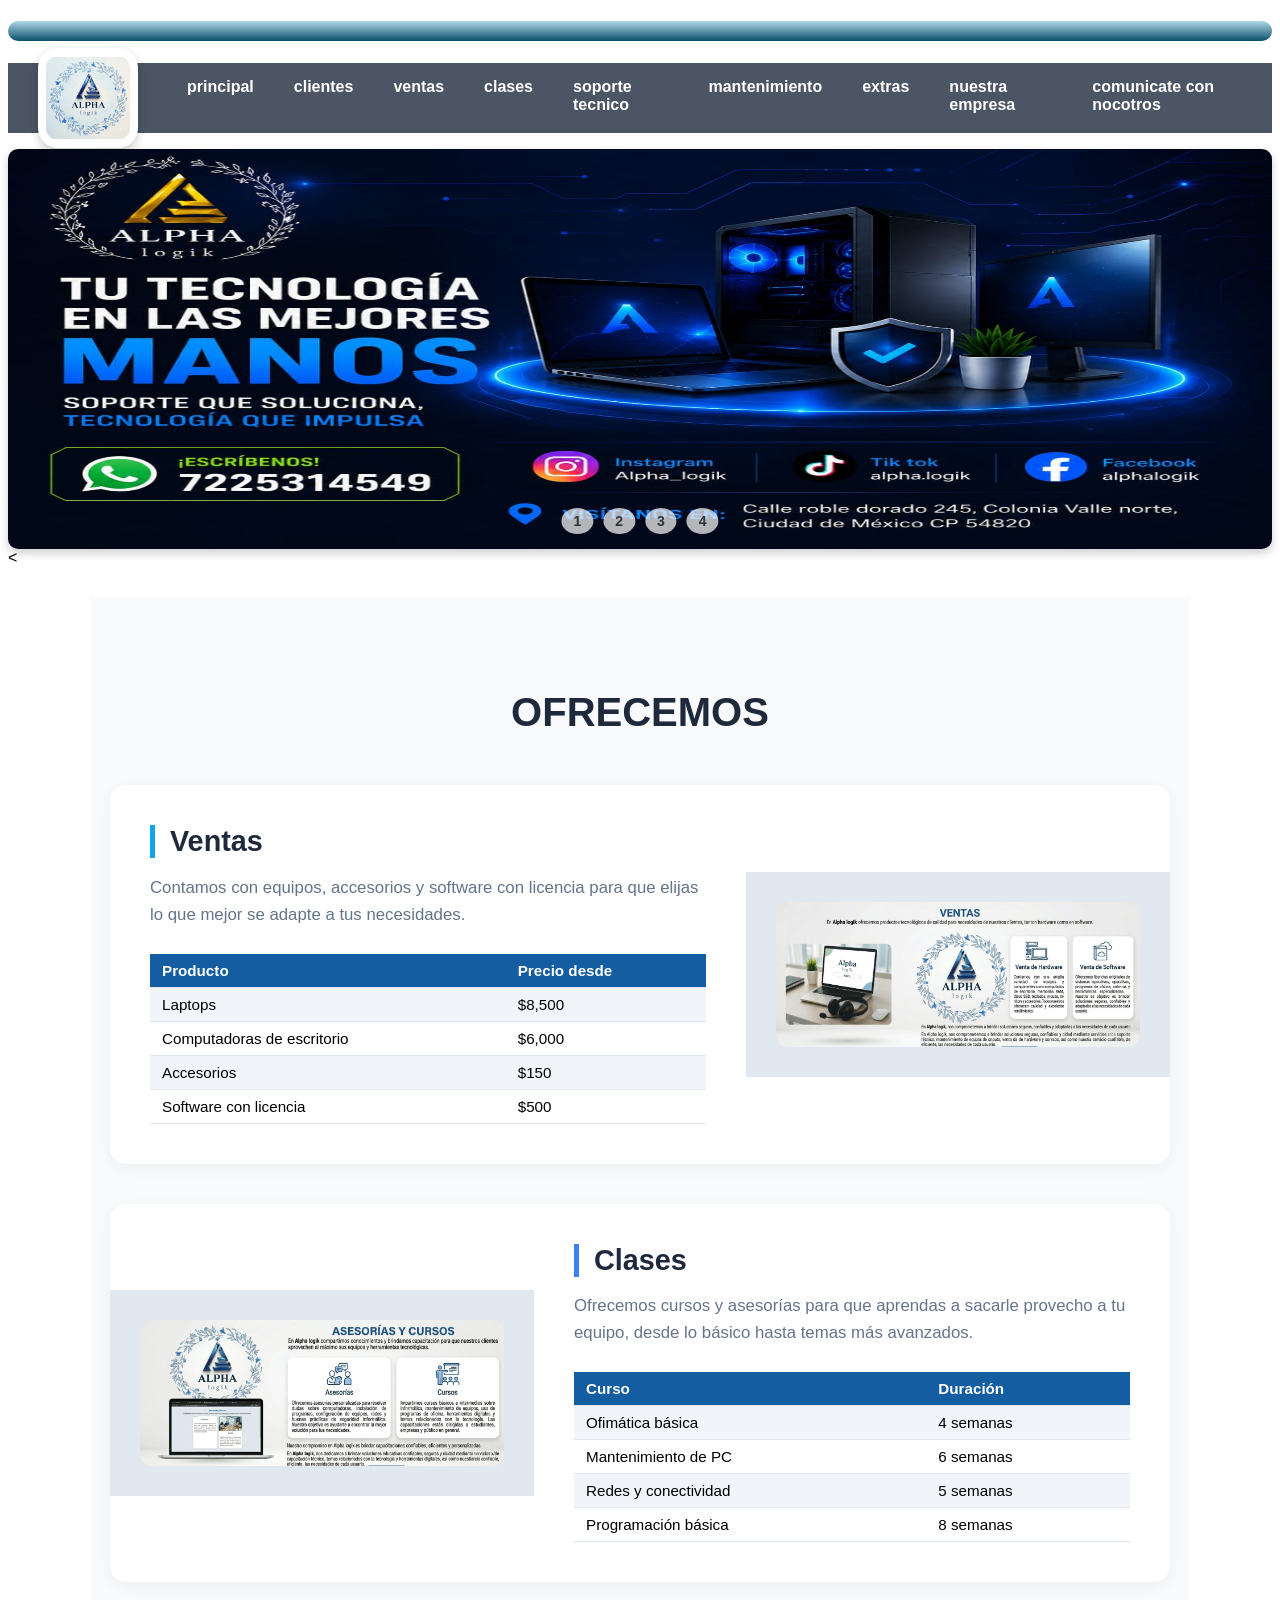
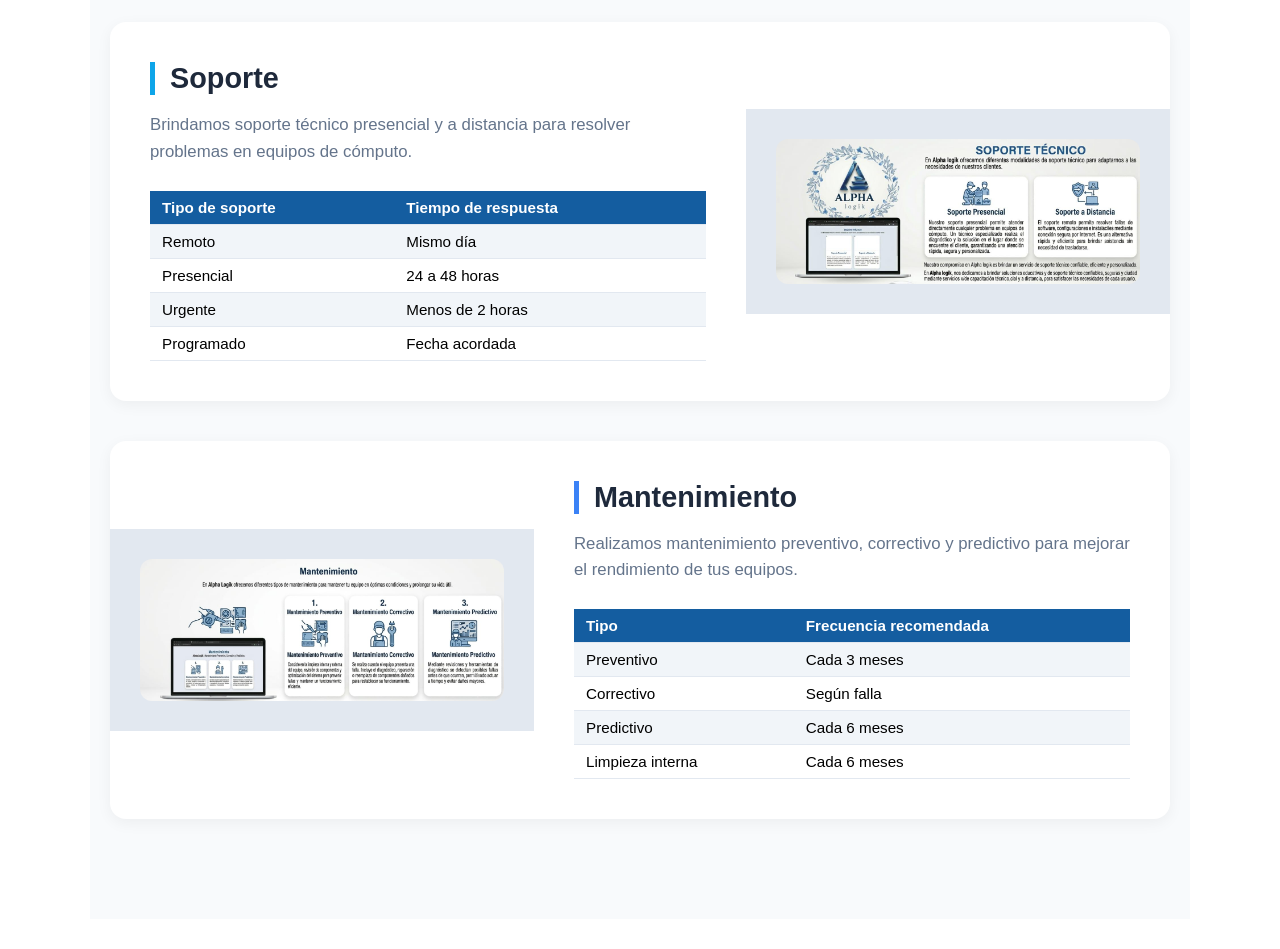
<file: index.html>
<!doctype html>
<html>
<head>
<meta charset="utf-8">
<title>index</title>
<link href="CSS/ESTILOOS.css" rel="stylesheet" type="text/css">
</head>

<body>
<div id="encabezado">
	<center><h1> </h1></center></div>
	<div id="menu">
		<nav>
			<ul class="menu-principal">
				
				<div class="logo">
    <img src="imagenes/logo.jpeg" alt="alpha logik">
</div><li ><a href="#">principal</a></li>
				</li>
				
				    <li class="dropdown"><a href="#">clientes</a>
    <ul class="submenu">
        <li><a href="paginas/PAGINA REGISTRO.html">una cuenta</a></li>
        <li><a href="paginas/INICIAR SESION.html">registrarse</a></li>
    </ul>
</li>


</li>

<li class="dropdown"><a href="#">ventas</a>
    <ul class="submenu">
        <li><a href="paginas/VENTAS.html">hrdware y software</a></li>
    </ul>
</li>
		<li class="dropdown"><a href="#">clases</a>
    <ul class="submenu">
        <li><a href="paginas/ASESORIAS Y CURSOS.html">cursos y asesorias</a></li>
</ul>
</li>
				<li class="dropdown"><a href="#">soporte tecnico</a>
    <ul class="submenu">
        <li><a href="paginas/SOPORTE.html">precencial y distancia</a></li>
</ul>
</li>
		
			<li class="dropdown"><a href="#">mantenimiento</a>
    <ul class="submenu">
        <li><a href="paginas/MANTENIMIENTO.html">preventivo,predictivo,correctivo</a></li>
</ul>
</li>



<li class="dropdown"><a href="#">extras</a>
    <ul class="submenu">
        <li><a href="paginas/PREGUNTAS FRECUENTES.html">dudas</a></li>
        <li><a href="paginas/NOTICIAS O BLOG.html">noticias y blog</a></li>
    </ul>
</li>
		<li class="dropdown"><a href="#">nuestra empresa</a>
    <ul class="submenu">
        <li><a href="paginas/NOSOTROS.html">que hacemos</a></li>
        <li><a href="paginas/MISION VISION VALORES.html">misión, visión y valores</a></li>
    </ul>

<li class="dropdown"><a href="#">comunicate con nocotros</a>
    <ul class="submenu">
        <li><a href="https://www.facebook.com/share/1M91VNp5XG/" target="_blank">Facebook</a></li>
        <li><a href="https://www.instagram.com/alpha_logik?igsh=MXdiYThqZDJvemRpdA==" target="_blank">Instagram</a></li>
        <li><a href="https://youtube.com/@alphalogik?si=QbnVN3d83Jt_Crr-" target="_blank">YouTube</a></li>
		<li><a href="https://www.tiktok.com/@alpha.logik?_r=1&_t=ZS-97NKsR0YBr3" target="_blank">Tik tok</a></li>
    </ul>
</li>
	       </ul>
				</li>	
			</div>
         
	
	
	
</nav>
	<center>
 <div class="contenedor-carrusel">
        <div class="carrusel">
            <div class="item" id="imagen1">
                <img src="imagenes/carrusel1.jpg" alt="Paisaje 1">
            </div>
            <div class="item" id="imagen2">
                <img src="imagenes/carrusel2.jpg" alt="Paisaje 2">
            </div>
            <div class="item" id="imagen3">
                <img src="imagenes/carrusel3.jpg" alt="Paisaje 3">
            </div>
			<div class="item" id="imagen4">
                <img src="imagenes/carrusel4.jpg" alt="Paisaje 3">
            </div>
        </div>

        <div class="navegacion">
            <a href="#imagen1">1</a>
            <a href="#imagen2">2</a>
            <a href="#imagen3">3</a>
			<a href="#imagen4">4</a>
        </div>
    </div>
</center>

	
	
<div id="menu"> </div>
<<div class="servicios">

   <!DOCTYPE html>
<html lang="es">
<head>
    <meta charset="UTF-8">
    <meta name="viewport" content="width=device-width, initial-scale=1.0">
    <title>Nuestros Servicios</title>
    <style>
        /* Estilos base para la sección */
        .seccion-servicios {
            padding: 60px 20px;
            max-width: 1100px;
            margin: 0 auto;
            font-family: 'Segoe UI', Arial, sans-serif;
            background-color: #f8fafc;
        }

        .titulo-principal {
            text-align: center;
            font-size: 2.5rem;
            color: #1e293b;
            margin-bottom: 50px;
        }

        /* NUEVA ESTRUCTURA EN BLOQUES ALTERNADOS */
        .fila-servicio {
            display: flex;
            align-items: center;
            background: #ffffff;
            margin-bottom: 40px;
            border-radius: 16px;
            overflow: hidden;
            box-shadow: 0 4px 15px rgba(0, 0, 0, 0.05);
            transition: transform 0.3s ease;
        }

        .fila-servicio:hover {
            transform: translateY(-5px);
        }

        /* El contenedor de la imagen toma el 40% del ancho */
        .bloque-imagen {
            flex: 0 0 40%;
            background: #e2e8f0;
            display: flex;
            justify-content: center;
            align-items: center;
            padding: 30px;
        }

        .bloque-imagen img {
            max-width: 100%;
            height: auto;
            border-radius: 12px;
        }

        /* El texto toma el 60% restante */
        .bloque-contenido {
            flex: 0 0 60%;
            padding: 40px;
        }

        .bloque-contenido h2 {
            font-size: 1.8rem;
            color: #1e293b;
            margin-top: 0;
            margin-bottom: 15px;
            position: relative;
            padding-left: 15px;
            border-left: 5px solid #3b82f6; /* Línea de acento moderna */
        }

        .bloque-contenido p {
            color: #64748b;
            line-height: 1.6;
            font-size: 1.05rem;
            margin-bottom: 25px;
        }

        .tabla-info {
            width: 100%;
            border-collapse: collapse;
            font-size: 0.95rem;
        }

        .tabla-info th, .tabla-info td {
            padding: 8px 12px;
            text-align: left;
            border-bottom: 1px solid #e2e8f0;
        }

        .tabla-info th {
            background-color: #145DA0;
            color: white;
        }

        .tabla-info tr:nth-child(even) td {
            background-color: #f1f5f9;
        }

        /* Contenedor y diseño de los botones nuevos */
        .grupo-botones {
            display: flex;
            gap: 15px;
        }

        .btn-nuevo {
            display: inline-block;
            padding: 10px 24px;
            font-weight: 600;
            text-decoration: none;
            border-radius: 8px;
            transition: all 0.2s ease;
            font-size: 0.95rem;
        }

        .btn-principal {
            background-color: #3b82f6;
            color: white;
        }

        .btn-principal:hover {
            background-color: #2563eb;
        }

        .btn-secundario {
            background-color: #f1f5f9;
            color: #475569;
            border: 1px solid #cbd5e1;
        }

        .btn-secundario:hover {
            background-color: #e2e8f0;
        }

        /* REGLA MAGICA: Invierte el orden de la imagen y texto en las filas pares */
        .fila-servicio:nth-child(even) {
            flex-direction: row-reverse;
        }

        .fila-servicio:nth-child(even) .bloque-contenido h2 {
            border-left-color: #0ea5e9; /* Cambia el color de acento en las filas invertidas */
        }

        /* Responsivo: Se vuelve una sola columna en pantallas móviles */
        @media (max-width: 768px) {
            .fila-servicio, .fila-servicio:nth-child(even) {
                flex-direction: column;
            }
            .bloque-imagen, .bloque-contenido {
                flex: 0 0 100%;
                width: 100%;
            }
        }
    </style>
</head>
<body>

    <section class="seccion-servicios">
        <h1 class="titulo-principal">OFRECEMOS</h1>

        <div class="fila-servicio">
            <div class="bloque-imagen">
                <img src="imagenes/ventas.jpg" alt="Ventas">
            </div>
            <div class="bloque-contenido">
                <h2>Ventas</h2>
                <p>Contamos con equipos, accesorios y software con licencia para que elijas lo que mejor se adapte a tus necesidades.</p>
                <table class="tabla-info">
                    <tr><th>Producto</th><th>Precio desde</th></tr>
                    <tr><td>Laptops</td><td>$8,500</td></tr>
                    <tr><td>Computadoras de escritorio</td><td>$6,000</td></tr>
                    <tr><td>Accesorios</td><td>$150</td></tr>
                    <tr><td>Software con licencia</td><td>$500</td></tr>
                </table>
            </div>
        </div>

        <div class="fila-servicio">
            <div class="bloque-imagen">
                <img src="imagenes/clases.jpg" alt="Clases">
            </div>
            <div class="bloque-contenido">
                <h2>Clases</h2>
                <p>Ofrecemos cursos y asesorías para que aprendas a sacarle provecho a tu equipo, desde lo básico hasta temas más avanzados.</p>
                <table class="tabla-info">
                    <tr><th>Curso</th><th>Duración</th></tr>
                    <tr><td>Ofimática básica</td><td>4 semanas</td></tr>
                    <tr><td>Mantenimiento de PC</td><td>6 semanas</td></tr>
                    <tr><td>Redes y conectividad</td><td>5 semanas</td></tr>
                    <tr><td>Programación básica</td><td>8 semanas</td></tr>
                </table>
            </div>
        </div>

        <div class="fila-servicio">
            <div class="bloque-imagen">
                <img src="imagenes/soporte.jpg" alt="Soporte Técnico">
            </div>
            <div class="bloque-contenido">
                <h2>Soporte</h2>
                <p>Brindamos soporte técnico presencial y a distancia para resolver problemas en equipos de cómputo.</p>
                <table class="tabla-info">
                    <tr><th>Tipo de soporte</th><th>Tiempo de respuesta</th></tr>
                    <tr><td>Remoto</td><td>Mismo día</td></tr>
                    <tr><td>Presencial</td><td>24 a 48 horas</td></tr>
                    <tr><td>Urgente</td><td>Menos de 2 horas</td></tr>
                    <tr><td>Programado</td><td>Fecha acordada</td></tr>
                </table>
            </div>
        </div>

        <div class="fila-servicio">
            <div class="bloque-imagen">
                <img src="imagenes/mantenimiento.jpg" alt="Mantenimiento">
            </div>
            <div class="bloque-contenido">
                <h2>Mantenimiento</h2>
                <p>Realizamos mantenimiento preventivo, correctivo y predictivo para mejorar el rendimiento de tus equipos.</p>
                <table class="tabla-info">
                    <tr><th>Tipo</th><th>Frecuencia recomendada</th></tr>
                    <tr><td>Preventivo</td><td>Cada 3 meses</td></tr>
                    <tr><td>Correctivo</td><td>Según falla</td></tr>
                    <tr><td>Predictivo</td><td>Cada 6 meses</td></tr>
                    <tr><td>Limpieza interna</td><td>Cada 6 meses</td></tr>
                </table>
            </div>
        </div>

    </section>

</body>
</html>
</file>
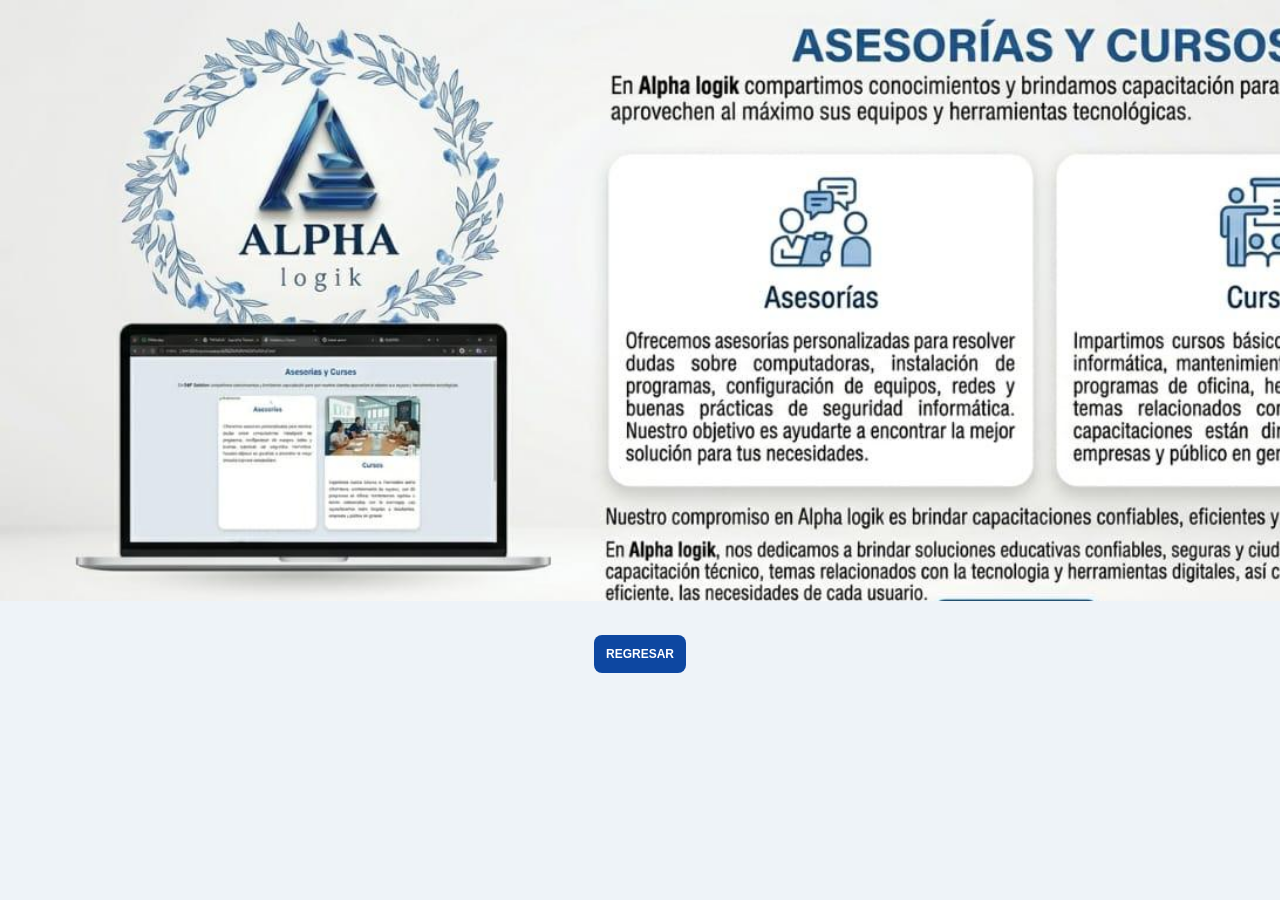
<file: paginas/ASESORIAS Y CURSOS.html>
<!DOCTYPE html>
<html lang="es">
<head>
<meta charset="UTF-8">
<title></title>

<style>

body{
    margin:0;
    font-family:Arial,sans-serif;
    background:#eef3f8;
}

h1{
    text-align:center;
    color:#0d47a1;
    margin-top:30px;
}

.descripcion{
    text-align:center;
    color:#555;
    margin-bottom:30px;
}

.contenedor{
    display:flex;
    justify-content:center;
    gap:35px;
    flex-wrap:wrap;
    margin:30px;
}

.tarjeta{
    width:400px;
    background:white;
    border-radius:20px;
    overflow:hidden;
    box-shadow:0 8px 20px rgba(0,0,0,.2);
    transition:.3s;
}

.tarjeta:hover{
    transform:translateY(-5px);
}

.tarjeta img{
    width:100%;
    height:230px;
    object-fit:cover;
}

.tarjeta h2{
    text-align:center;
    color:#0d47a1;
}

.tarjeta p{
    padding:20px;
    text-align:justify;
    line-height:1.6;
}

.boton{
    text-align:center;
    margin:30px;
}

.boton a{
    display:inline-block;
    background:#0d47a1;
    color:white;
    text-decoration:none;
    padding:12px;
    border-radius:8px;
    font-size:12px;
    font-weight:bold;
    transition:.3s;
}

.boton a:hover{
    background:#1565c0;
    transform:scale(1.05);
}

</style>

</head>

<body>

<center>
<img src="../imagenes/clases.jpg" width="1500" alt="Clases">
	
</center>
	<center>
	<div class="boton">
				<center><a href="../index.html"> REGRESAR </a></center>
			</div>

</body>
</html>
	</center>

</body>
</html>
</file>
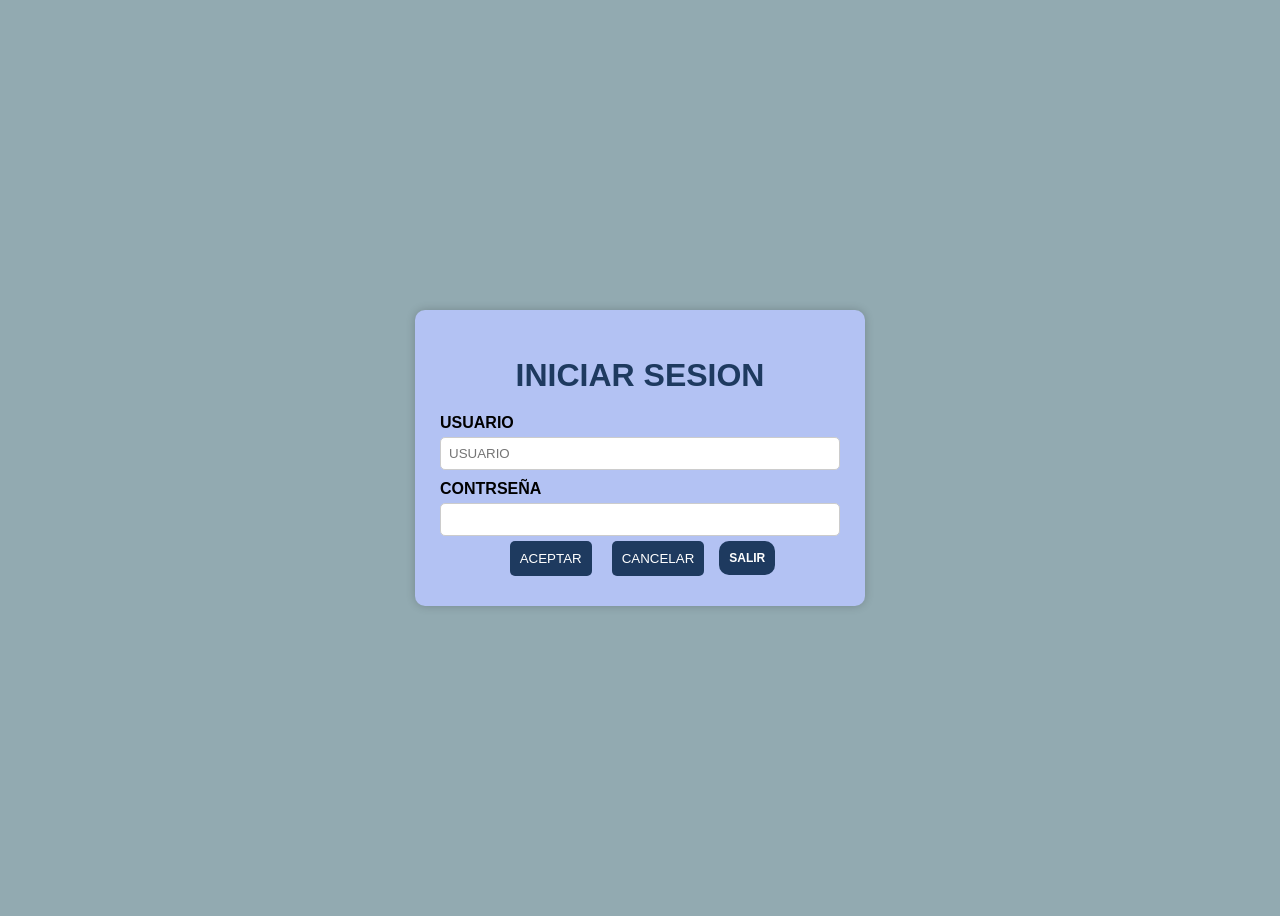
<file: paginas/INICIAR SESION.html>
<!doctype html>
<html>
<head>
<meta charset="utf-8">
<title>iniciar secion </title>
</head>
	<meta charset="UTF-8">
	<meta name="viewport" content="width=decice-width, inicial-scale=1.0">
	<title></title>
<style>
body{
    font-family: Arial, Helvetica, sans-serif;
    background-color: #92AAB1;
    display: flex;
    justify-content: center;
    align-items: center;
    min-height: 100vh;
}

.contenedor{
    background-color: #B3C2F3;
    width: 400px;
    padding: 25px;
    border-radius: 10px;
    box-shadow: 0 0 10px rgba(0,0,0,0.2);
}

h1{
    text-align: center;
    color: #1e3a5f;
    margin-bottom: 20px;
}

label{
    font-weight: bold;
    display: block;
    margin-top: 10px;
}

input[type="text"],
input[type="email"],
input[type="password"],
input[type="number"],
select,
textarea{
    width: 100%;
    padding: 8px;
    margin-top: 5px;
    border: 1px solid #ccc;
    border-radius: 5px;
    box-sizing: border-box;
}

textarea{
    resize: vertical;
}

.opciones{
    margin-top: 8px;
}

.botones{
    display: flex;
    justify-content: center; /* o flex-start */
    align-items: center;
    gap: 10px;
}
input[type="submit"],
input[type="reset"],
input[type="button"]{
    background-color: #1e3a5f;
    color: white;
    border: none;
    padding: 10px;
    margin: 5px;
    border-radius: 5px;
    cursor: pointer;
}
	.boton a{
			display: inline-block;
			background: #1e3a5f;
			color: white;
			text-decoration: none;
			padding: 10px;
			border-radius:10px;
			font-size: 18px;
			font-size: 12px;
			font-weight: bold;
			transition:3s;
		
		}

input[type="submit"]:hover,
input[type="reset"]:hover{
    background-color: #1565c0;
}
</style>
</head>
<body>
<div class="contenedor">
	<h1>INICIAR SESION</h1>

<form>

<label for="nombre">USUARIO</label>
<input type="text" id="nombre" placeholder="USUARIO">



<label for="password"> CONTRSEÑA</label>
<input type="password" id="password">
</label>
<div class="botones">
<input type="submit" value="ACEPTAR">


<div class="botones">
<input type="button" value="CANCELAR">

<div class="boton">
				<a href="javascript:history.back()"> SALIR </a>




</div>
</form>


<body>
</body>
</html>
</file>
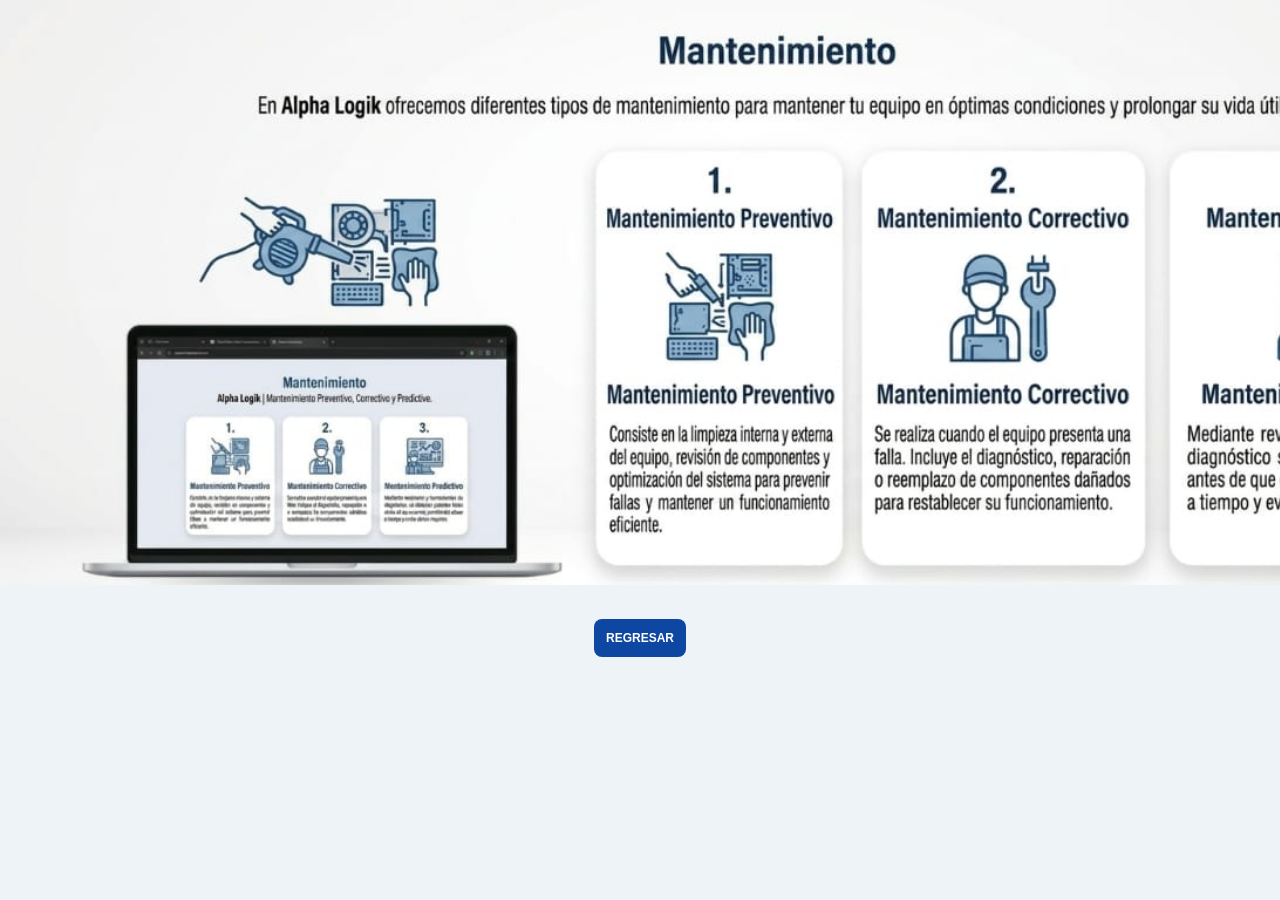
<file: paginas/MANTENIMIENTO.html>
<!DOCTYPE html>
<html lang="es">
<head>
<meta charset="UTF-8">
<title>Mantenimiento</title>

<style>

body{
    margin:0;
    font-family:Arial,sans-serif;
    background:#eef3f8;
}

h1{
    text-align:center;
    color:#0d47a1;
    margin-top:30px;
}

.descripcion{
    text-align:center;
    color:#555;
    margin-bottom:30px;
}

.contenedor{
    display:flex;
    justify-content:center;
    gap:30px;
    flex-wrap:wrap;
    margin:30px;
}

.tarjeta{
    width:340px;
    background:white;
    border-radius:20px;
    overflow:hidden;
    box-shadow:0 8px 20px rgba(0,0,0,.2);
    transition:.3s;
}

.tarjeta:hover{
    transform:translateY(-5px);
}

.tarjeta img{
    width:100%;
    height:220px;
    object-fit:cover;
}

.tarjeta h2{
    text-align:center;
    color:#0d47a1;
}

.tarjeta p{
    padding:20px;
    text-align:justify;
    line-height:1.6;
}

.boton{
    text-align:center;
    margin:30px;
}

.boton a{
    display:inline-block;
    background:#0d47a1;
    color:white;
    text-decoration:none;
    padding:12px;
    border-radius:8px;
    font-size:12px;
    font-weight:bold;
    transition:.3s;
}

.boton a:hover{
    background:#1565c0;
    transform:scale(1.05);
}

</style>

</head>

<body>


<center>

<img src="../imagenes/mantenimiento.jpg" width="1500" alt="Mantenimiento">
</center>
												 
<div class="boton">
				<center><a href="../index.html"> REGRESAR </a></center>
			</div>

</body>
</html>
</file>
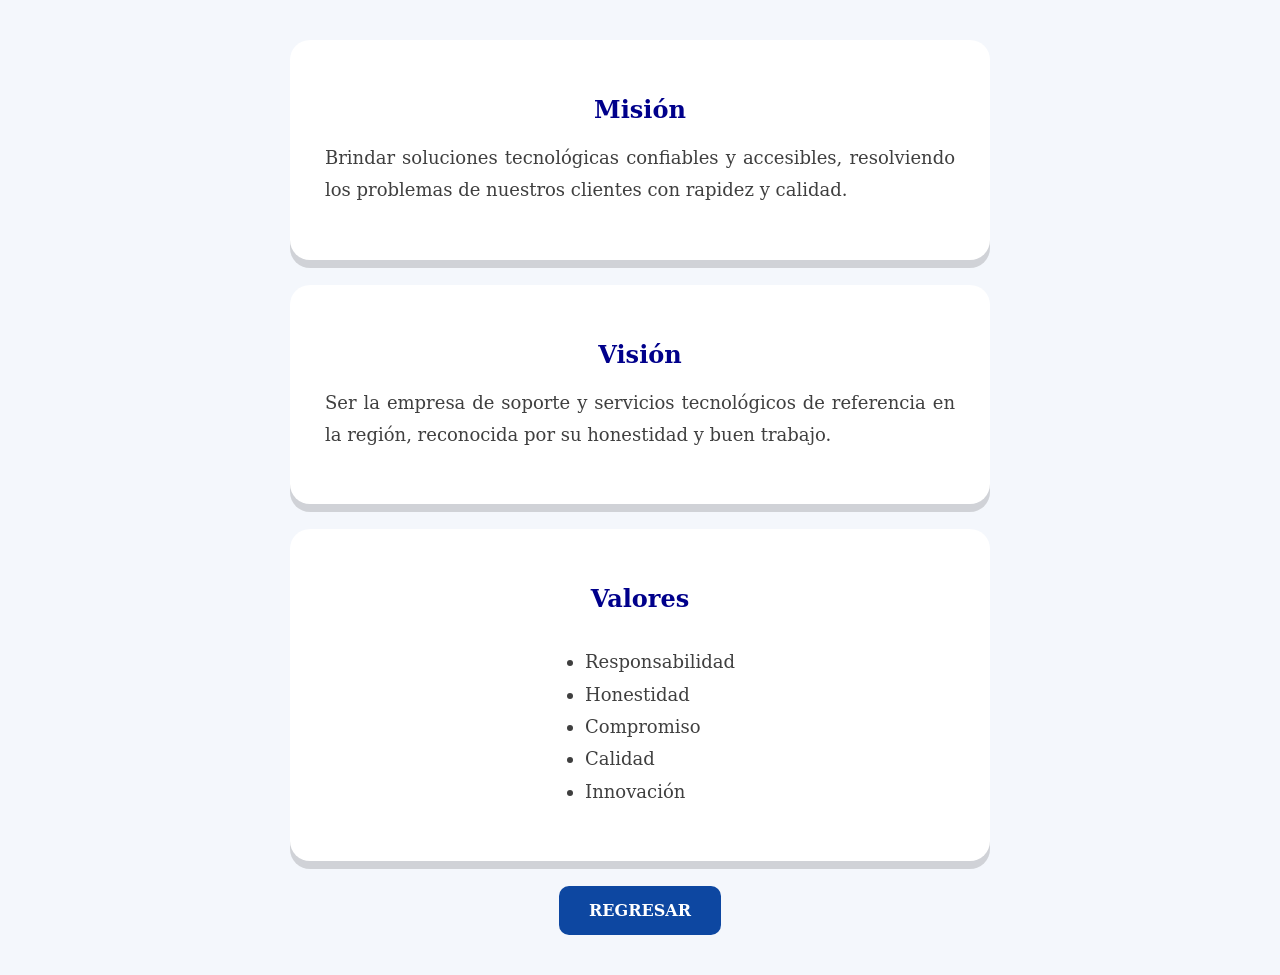
<file: paginas/MISION VISION VALORES.html>
<!doctype html>
<html>
<head>
<meta charset="utf-8">
<title>MISIÓN, VISIÓN Y VALORES</title>
<style>
	body{
		font-family: Constantia, "Lucida Bright", "DejaVu Serif", Georgia, "serif";
	    background: #f4f7fc;
		margin:0;
		padding:40px
	}
	.contenido{
		width:80%;
		max-width:700px;
		margin:auto;
	}
	.cuadro{
		background: #ffffff;
		border-radius: 20px;
		padding: 35px;
		margin-bottom: 25px;
		box-shadow: 0 8px rgba(0,0,0,.15);
		text-align:center;
	}
	.cuadro h2{
		color: darkblue;
		margin-bottom: 15px;
	}
	.cuadro p{
		text-align: justify;
		font-size: 18px;
		line-height: 1.8;
		color: #3F3F3F
	}
	.cuadro ul{
		text-align:left;
		font-size:18px;
		line-height:1.8;
		color:#3F3F3F;
		display:inline-block;
	}
	.boton {
		text-align: center;
		margin-top: 10px;
	}
	.boton a{
		display: inline-block;
		background: #0d47a1;
		color: white;
		text-decoration: none;
		padding: 15px 30px;
		border-radius:10px;
		font-size: 16px;
		font-weight: bold;
		transition:.3s;
	}
	.boton a:hover {
		background: #1565c0;
		transform: scale(1.05)
	}
</style>
</head>
<body>
	<section class="contenido">
		<div class="cuadro">
			<h2>Misión</h2>
			<p>Brindar soluciones tecnológicas confiables y accesibles, resolviendo los problemas de nuestros clientes con rapidez y calidad.</p>
		</div>

		<div class="cuadro">
			<h2>Visión</h2>
			<p>Ser la empresa de soporte y servicios tecnológicos de referencia en la región, reconocida por su honestidad y buen trabajo.</p>
		</div>

		<div class="cuadro">
			<h2>Valores</h2>
			<ul>
				<li>Responsabilidad</li>
				<li>Honestidad</li>
				<li>Compromiso</li>
				<li>Calidad</li>
				<li>Innovación</li>
			</ul>
		</div>

		<div class="boton">
			<a href="javascript:history.back()"> REGRESAR </a>
		</div>
	</section>
</body>
</html>
</file>
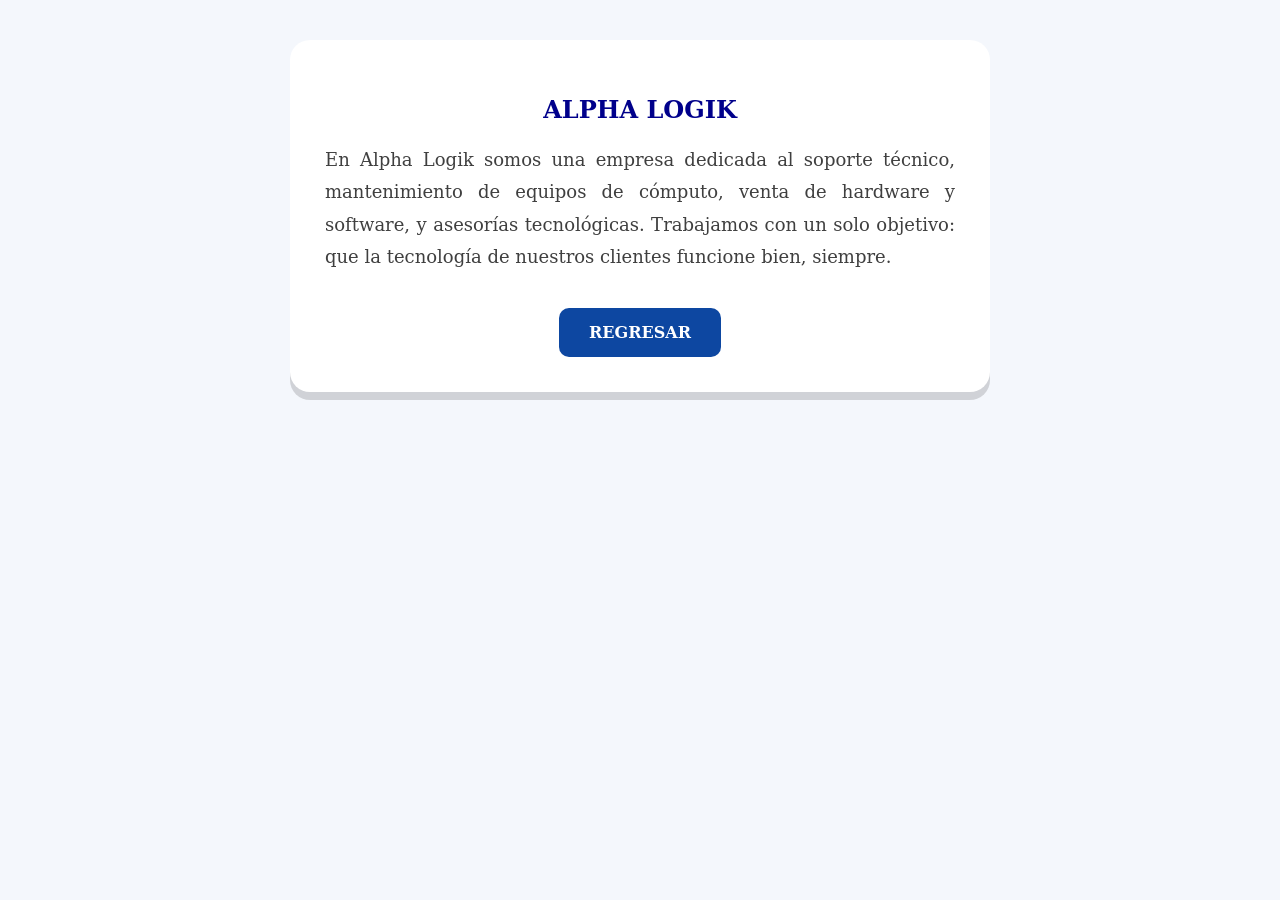
<file: paginas/NOSOTROS.html>
<!doctype html>
<html>
<head>
<meta charset="utf-8">
<title>NOSOTROS</title>
<style>
	body{
		font-family: Constantia, "Lucida Bright", "DejaVu Serif", Georgia, "serif";
	    background: #f4f7fc;
		margin:0;
		padding:40px
	}
	.nosotros{
		width:80%;
		max-width:700px;
		margin:auto;
	}
	.tarjeta{
		background: #ffffff;
		border-radius: 20px;
		padding: 35px;
		box-shadow: 0 8px rgba(0,0,0,.15);
		text-align:center;
	}
	.tarjeta h2{
		color: darkblue;
		margin-bottom: 20px;
	}
	.tarjeta p{
		text-align: justify;
		font-size: 18px;
		line-height: 1.8;
		color: #3F3F3F
	}
	.boton {
		text-align: center;
		margin-top: 35px;
	}
	.boton a{
		display: inline-block;
		background: #0d47a1;
		color: white;
		text-decoration: none;
		padding: 15px 30px;
		border-radius:10px;
		font-size: 16px;
		font-weight: bold;
		transition:.3s;
	}
	.boton a:hover {
		background: #1565c0;
		transform: scale(1.05)
	}
</style>
</head>
<body>
	<section class="nosotros">
		<div class="tarjeta">
			<h2>ALPHA LOGIK</h2>
			<p>
				En Alpha Logik somos una empresa dedicada al soporte técnico, mantenimiento de equipos de cómputo, venta de hardware y software, y asesorías tecnológicas. Trabajamos con un solo objetivo: que la tecnología de nuestros clientes funcione bien, siempre.
			</p>
			<div class="boton">
				<a href="javascript:history.back()"> REGRESAR </a>
			</div>
		</div>
	</section>
</body>
</html>
</file>
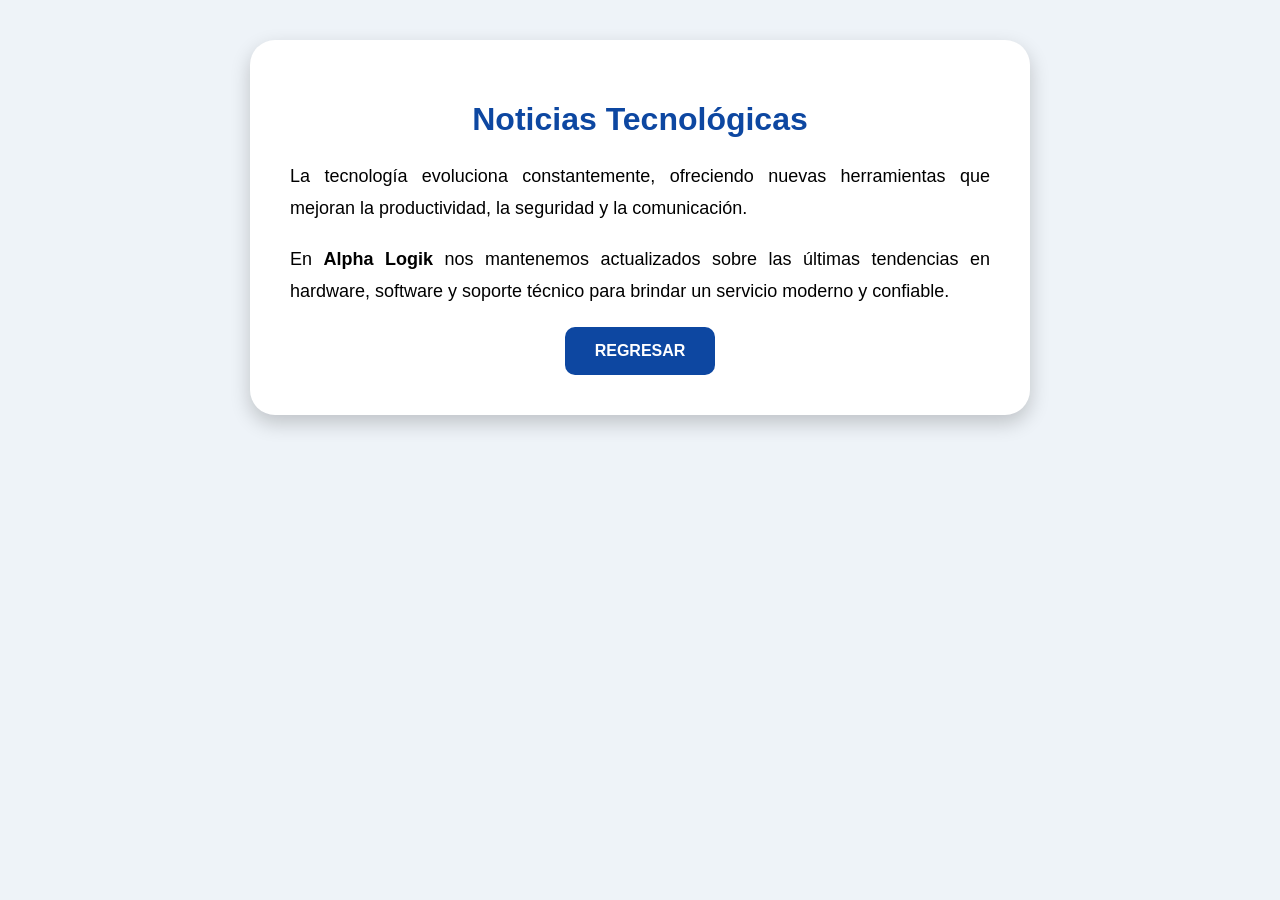
<file: paginas/NOTICIAS O BLOG.html>
<!DOCTYPE html>
<html lang="es">
<head>
<meta charset="UTF-8">
<title>Noticias Tecnológicas</title>

<style>

body{
    margin:0;
    font-family:Arial,sans-serif;
    background:#eef3f8;
}

.contenedor{
    width:80%;
    max-width:700px;
    margin:40px auto;
    background:white;
    border-radius:25px;
    padding:40px;
    box-shadow:0 8px 20px rgba(0,0,0,.2);
}

h1{
    color:#0d47a1;
    font-size:32px;
    text-align:center;
}

p{
    font-size:18px;
    line-height:1.8;
    text-align:justify;
}

.boton{
	text-align:center;
	margin-top:20px;
}

.boton a{
	display: inline-block;
	background: #0d47a1;
	color: white;
	text-decoration: none;
	padding: 15px 30px;
	border-radius:10px;
	font-size: 16px;
	font-weight: bold;
	transition:.3s;
}

.boton a:hover {
	background: #1565c0;
	transform: scale(1.05)
}

</style>

</head>

<body>

<div class="contenedor">

<h1>Noticias Tecnológicas</h1>

<p>
La tecnología evoluciona constantemente, ofreciendo nuevas herramientas que mejoran la productividad, la seguridad y la comunicación.
</p>

<p>
En <b>Alpha Logik</b> nos mantenemos actualizados sobre las últimas tendencias en hardware, software y soporte técnico para brindar un servicio moderno y confiable.
</p>

<div class="boton">
	<a href="javascript:history.back()"> REGRESAR </a>
</div>

</div>

</body>
</html>
</file>
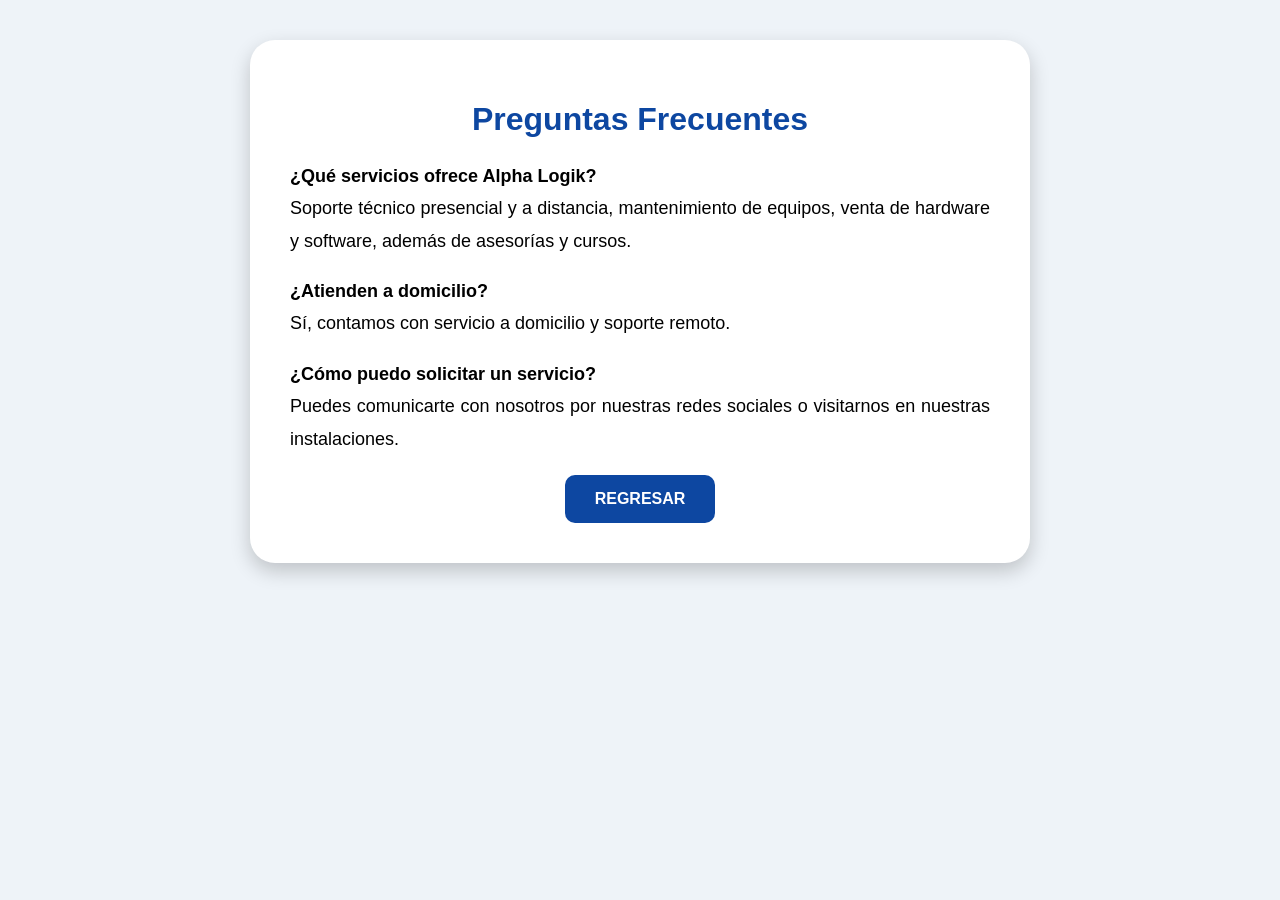
<file: paginas/PREGUNTAS FRECUENTES.html>
<!DOCTYPE html>
<html lang="es">
<head>
<meta charset="UTF-8">
<title>Preguntas Frecuentes</title>

<style>
body{
    margin:0;
    font-family:Arial,sans-serif;
    background:#eef3f8;
}

.contenedor{
    width:80%;
    max-width:700px;
    margin:40px auto;
    background:#fff;
    border-radius:25px;
    padding:40px;
    box-shadow:0 8px 20px rgba(0,0,0,.2);
}

h1{
    color:#0d47a1;
    font-size:32px;
    text-align:center;
}

p{
    font-size:18px;
    line-height:1.8;
    text-align:justify;
}

.boton{
	text-align:center;
	margin-top:20px;
}

.boton a{
	display: inline-block;
	background: #0d47a1;
	color: white;
	text-decoration: none;
	padding: 15px 30px;
	border-radius:10px;
	font-size: 16px;
	font-weight: bold;
	transition:.3s;
}

.boton a:hover {
	background: #1565c0;
	transform: scale(1.05)
}
</style>

</head>
<body>

<div class="contenedor">

<h1>Preguntas Frecuentes</h1>

<p><b>¿Qué servicios ofrece Alpha Logik?</b><br>
Soporte técnico presencial y a distancia, mantenimiento de equipos, venta de hardware y software, además de asesorías y cursos.</p>

<p><b>¿Atienden a domicilio?</b><br>
Sí, contamos con servicio a domicilio y soporte remoto.</p>

<p><b>¿Cómo puedo solicitar un servicio?</b><br>
Puedes comunicarte con nosotros por nuestras redes sociales o visitarnos en nuestras instalaciones.</p>

	<div class="boton">
		<a href="javascript:history.back()"> REGRESAR </a>
	</div>

</div>

</body>
</html>
</file>
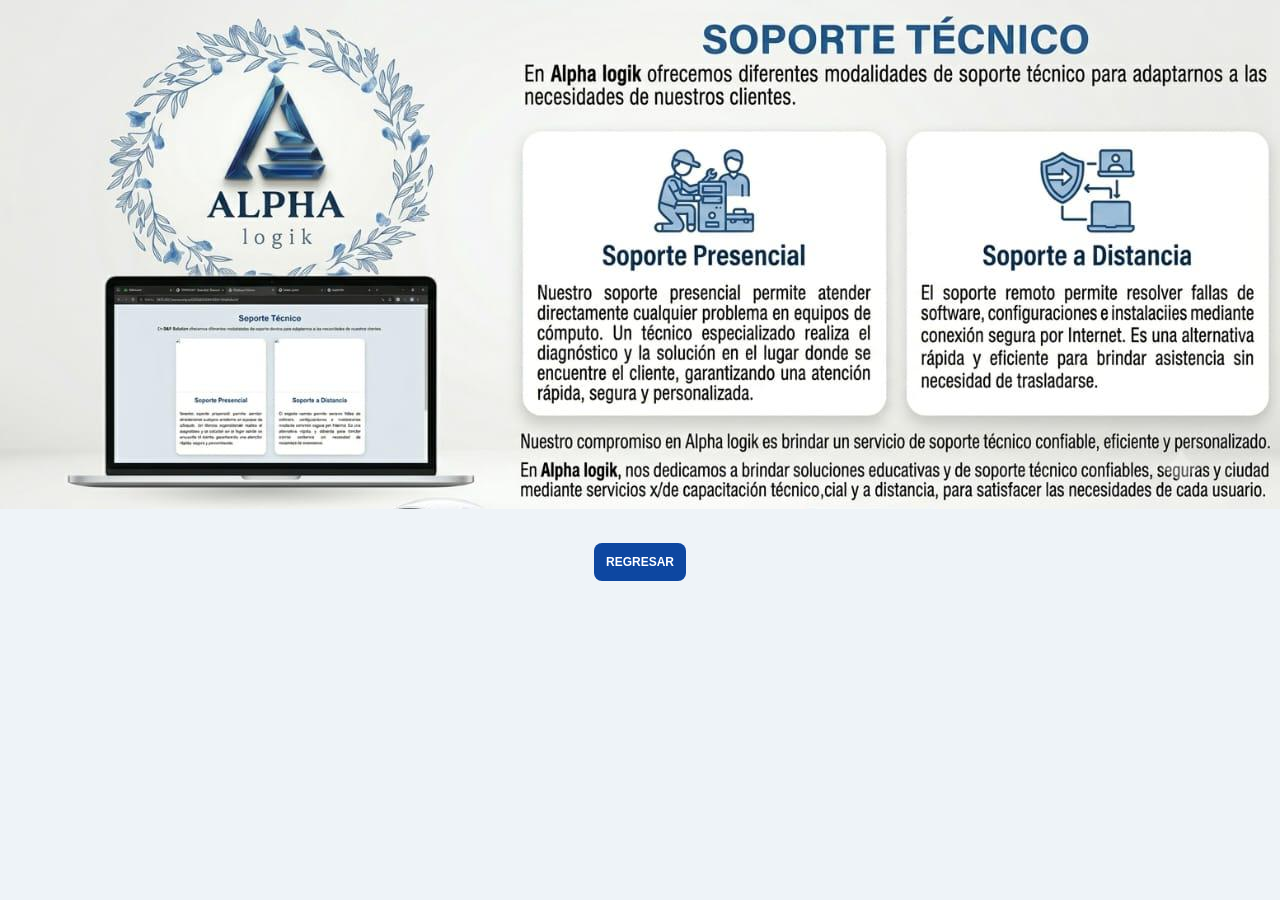
<file: paginas/SOPORTE.html>
<!DOCTYPE html>
<html lang="es">
<head>
<meta charset="UTF-8">
<title>Soporte Técnico</title>

<style>

body{
    margin:0;
    font-family:Arial,sans-serif;
    background:#eef3f8;
}

h1{
    text-align:center;
    color:#0d47a1;
    margin-top:30px;
}

.descripcion{
    text-align:center;
    color:#555;
    margin-bottom:30px;
}

.contenedor{
    display:flex;
    justify-content:center;
    gap:35px;
    flex-wrap:wrap;
    margin:30px;
}

.tarjeta{
    width:400px;
    background:white;
    border-radius:20px;
    overflow:hidden;
    box-shadow:0 8px 20px rgba(0,0,0,.2);
    transition:.3s;
}

.tarjeta:hover{
    transform:translateY(-5px);
}

.tarjeta img{
    width:100%;
    height:230px;
    object-fit:cover;
}

.tarjeta h2{
    text-align:center;
    color:#0d47a1;
}

.tarjeta p{
    padding:20px;
    text-align:justify;
    line-height:1.6;
}

.boton{
    text-align:center;
    margin:30px;
}

.boton a{
    display:inline-block;
    background:#0d47a1;
    color:white;
    text-decoration:none;
    padding:12px;
    border-radius:8px;
    font-size:12px;
    font-weight:bold;
    transition:.3s;
}

.boton a:hover{
    background:#1565c0;
    transform:scale(1.05);
}

</style>

</head>

<body>

<center>

<img src="../imagenes/soporte.jpg" widt="1500" alt="Soporte tecnico">
</center>

<div class="boton">
				<center><a href="../index.html"> REGRESAR </a></center>
			</div>

</body>
</html>
</file>
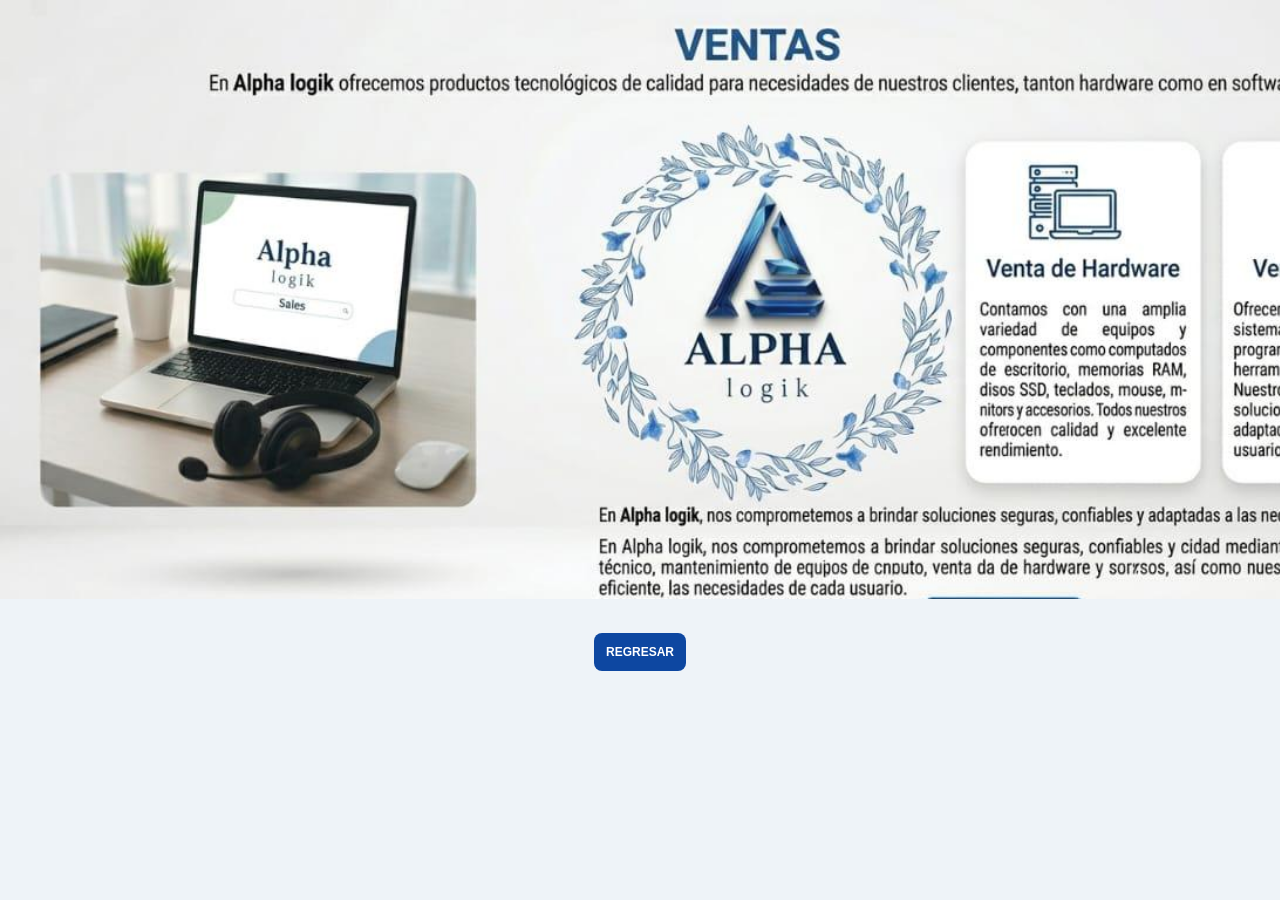
<file: paginas/VENTAS.html>
<!DOCTYPE html>
<html lang="es">
<head>
<meta charset="UTF-8">
<title>Ventas</title>

<style>

body{
    margin:0;
    font-family:Arial,sans-serif;
    background:#eef3f8;
}

h1{
    text-align:center;
    color:#0d47a1;
    margin-top:30px;
}

.descripcion{
    text-align:center;
    color:#555;
    margin-bottom:30px;
}

.contenedor{
    display:flex;
    justify-content:center;
    gap:35px;
    flex-wrap:wrap;
    margin:30px;
}

.tarjeta{
    width:400px;
    background:white;
    border-radius:20px;
    overflow:hidden;
    box-shadow:0 8px 20px rgba(0,0,0,.2);
    transition:.3s;
}

.tarjeta:hover{
    transform:translateY(-5px);
}

.tarjeta img{
    width:100%;
    height:230px;
    object-fit:cover;
}

.tarjeta h2{
    text-align:center;
    color:#0d47a1;
}

.tarjeta p{
    padding:20px;
    text-align:justify;
    line-height:1.6;
}

.boton{
    text-align:center;
    margin:30px;
}

.boton a{
    display:inline-block;
    background:#0d47a1;
    color:white;
    text-decoration:none;
    padding:12px;
    border-radius:8px;
    font-size:12px;
    font-weight:bold;
    transition:.3s;
}

.boton a:hover{
    background:#1565c0;
    transform:scale(1.05);
}

</style>

</head>

<body>
<center>

	<img src="../imagenes/ventas.jpg" width=1500px alt="Ventas">

</center>

</div>

</div>

<div class="boton">
				<center><a href="../index.html"> REGRESAR </a></center>
			</div>

</body>
</html>
</file>
<file: CSS/ESTILOOS.css>
@charset "utf-8";
#encabezado h1 {
    color: #145DA0;
    padding-top: 10px;
    padding-right: 10px;
    padding-bottom: 10px;
    padding-left: 10px;
    border-radius: 10px;
    background-color: #0B4F6C;
    text-shadow: 0px 0px #0B4F6C;
    -webkit-box-shadow: 0px 0px #145DA0;
    box-shadow: 0px 0px #145DA0;
    background-image: -webkit-linear-gradient(270deg,rgba(173,216,230,1.00) 0%,rgba(11,79,108,1.00) 100%);
    background-image: -moz-linear-gradient(270deg,rgba(173,216,230,1.00) 0%,rgba(11,79,108,1.00) 100%);
    background-image: -o-linear-gradient(270deg,rgba(173,216,230,1.00) 0%,rgba(11,79,108,1.00) 100%);
    background-image: linear-gradient(180deg,rgba(173,216,230,1.00) 0%,rgba(11,79,108,1.00) 100%);
}


	
	

/* Restablece márgenes y rellenos básicos */
* { margin: 2OPX; padding: 0; box-sizing: border-box; }
body { font-family: Arial, sans-serif; }

/* Menú principal en fila */
.menu-principal {
  list-style: none;
  background-color: #4B5563;
  display: flex;
}

.menu-principal > li > a {
  display: block;
  color: white;
  padding: 15px 20px;
  text-decoration: none;
  font-weight: bold;
}

.menu-principal > li > a:hover {
  background-color: #E5E7EB;
  color: rgb(31, 41, 55);
}

/* --- ESTILOS DEL DESPLEGABLE (DROPDOWN) --- */

/* Posicionamiento relativo para anclar el submenú */
.menu-principal .dropdown {
  position: relative;
	z-index: 1000;
}

/* Ocultar el submenú por defecto */
.menu-principal .submenu {
  display: none;
  position: absolute;
  top: 100%; /* Lo coloca justo debajo del menú principal */
  left: 0;
  background-color: #374151;
  list-style: none;
  min-width: 128px;
}

/* Mostrar el submenú al pasar el cursor */
.menu-principal .dropdown:hover .submenu {
  display: block;
}

/* Estilos de los enlaces del submenú */
.submenu li a {
  color: rgb(242, 243, 239);
  padding: 12px 16px;
  text-decoration: none;
  display: block;
  font-weight: bold;
}

.submenu li a:hover {
  background-color: #D1D5DB;
  color: rgb(31, 41, 55);
}
.logo{
    width:140px;
    height:70px;          /* Igual de alto que el menú */
    display:flex;
    justify-content:center;
    align-items:center;
    margin:0 20px;
}

.logo img{
    width:100px;
    height:100px;
    object-fit:contain;
    background:white;
    padding:8px;
    border-radius:20px;
    box-shadow:0 4px 10px rgba(0,0,0,.2);
}


/* Estilos para carrusel */
.contenedor {
  display: block;
  gap: 15px;
  box-shadow: 0 4px 8px rgba(0,0,0,0.2);
  width: 100%;
  text-align: center;
}

.subcontenedor {
  padding: 10px;
  background-color: #145DA0;
  text-align: center;
  border-radius: 10px;
  width: 100%;
  box-sizing: border-box;
}

.contenedor-carrusel {
  position: relative;
  z-index: 1;
  width: 100%;
  max-width: 100%;
  height: 400px; /* Ajustamos a 400px que es una altura estándar de banner como el video */
  border-radius: 10px;
  overflow: hidden;
  box-shadow: 0 4px 10px rgba(0,0,0,0.2);
}

.carrusel {
  display: flex;
  width: 100%;
  height: 100%;
  overflow-x: auto;
  scroll-behavior: smooth;
  scroll-snap-type: x mandatory;
  scrollbar-width: none;
}

.carrusel::-webkit-scrollbar {
  display: none;
}

.item {
  min-width: 100%;
  width: 100%;
  height: 100%;
  scroll-snap-align: start;
}

.item img {
  width: 100%;
  height: 100%;
  display: block;
  /* Cambiamos a '100% 100%' para forzar a que la imagen ocupe todo el espacio exacto del contenedor */
  object-fit: 100% 100%; 
}

.navegacion {
  position: absolute;
  bottom: 15px;
  left: 50%;
  transform: translateX(-50%);
  display: flex;
  gap: 10px;
  z-index: 10;
}

.navegacion a {
  background-color: rgba(255, 255, 255, 0.7);
  color: #333;
  text-decoration: none;
  padding: 5px 12px;
  border-radius: 50%;
  font-weight: bold;
  font-size: 14px;
  transition: background 0.3s;
}

.navegacion a:hover {
  background-color: rgba(255, 255, 255, 1);
}








.servicios{
    display:flex;
    flex-wrap:wrap;
    justify-content:center;
    gap:25px;
    margin:30px;
}

.card{
    width:270px;
    background:#fff;
    border-radius:12px;
    box-shadow:0 4px 10px rgba(0,0,0,.2);
    text-align:center;
    padding:20px;
}

.card img{
    width:100%;
    height:180px;
    object-fit:cover;
    border-radius:10px;
}

.card h2{
    color:#145DA0;
}

.card p{
    color:#555;
    font-size:15px;
}

.btn{
    display:block;
    margin:10px auto;
    padding:10px;
    width:80%;
    background:#145DA0;
    color:white;
    text-decoration:none;
    border-radius:8px;
    font-weight:bold;
}

.btn:hover{
    background:#0B4F6C;
}
</file>
